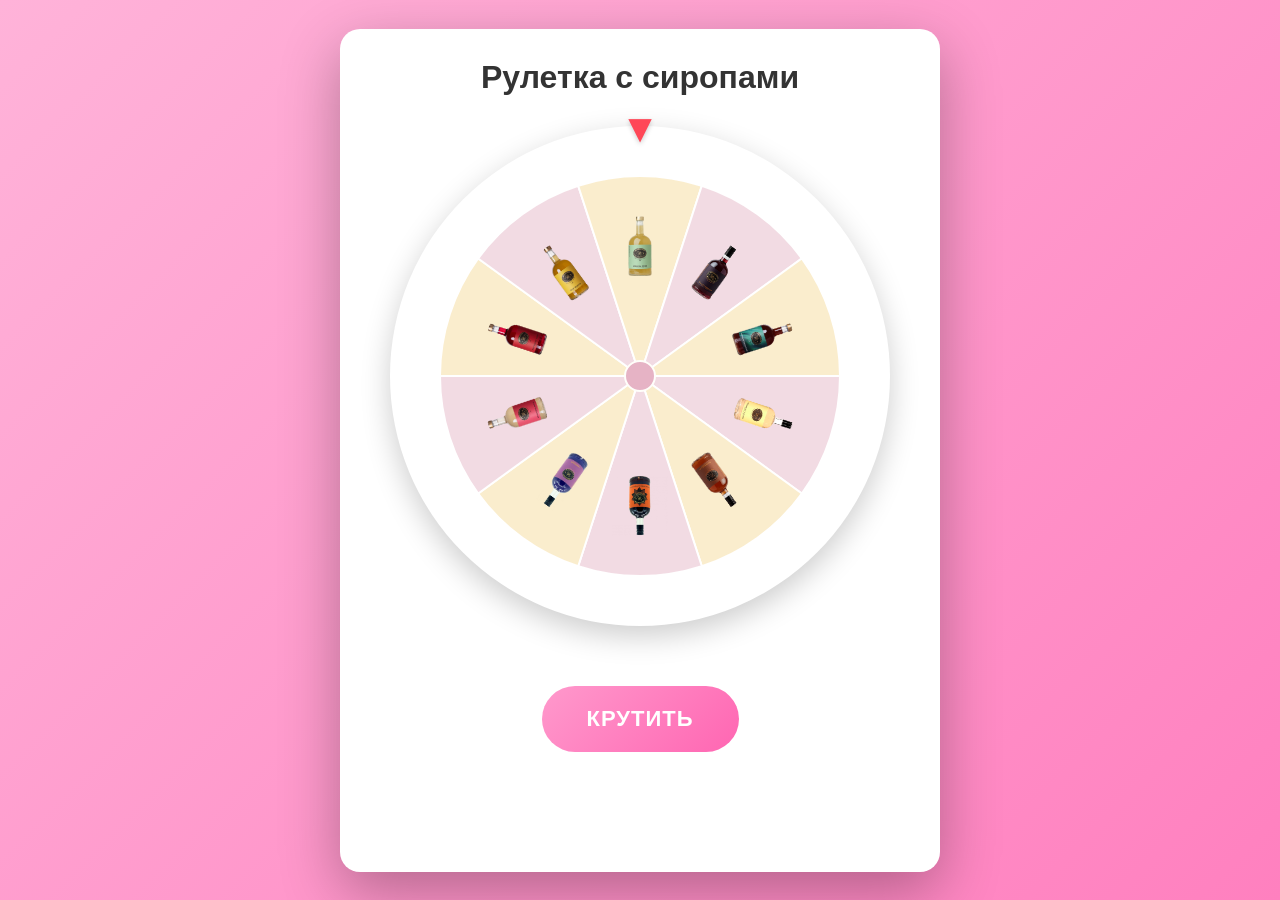
<file: index.html>
<!DOCTYPE html>
<html lang="ru">
<head>
    <meta charset="UTF-8">
    <meta name="viewport" content="width=device-width, initial-scale=1.0, user-scalable=no">
    <title>Рулетка с сиропами</title>
    <link rel="stylesheet" href="style.css">
</head>
<body>
    <div class="container">
        <h1>Рулетка с сиропами</h1>
        
        <div class="wheel-container">
            <canvas id="wheel" width="500" height="500"></canvas>
            <div class="pointer">▼</div>
        </div>
        
        <button id="spinBtn" class="spin-btn">КРУТИТЬ</button>
        
        <div id="result" class="result"></div>
    </div>

    <script src="https://telegram.org/js/telegram-web-app.js"></script>
    <script src="script.js"></script>
</body>
</html>
</file>
<file: style.css>
* {
    margin: 0;
    padding: 0;
    box-sizing: border-box;
}

body {
    font-family: 'Arial', sans-serif;
    background: linear-gradient(135deg, #ffb3d9 0%, #ff80bf 100%);
    min-height: 100vh;
    display: flex;
    justify-content: center;
    align-items: center;
}

.container {
    background: white;
    padding: 30px;
    border-radius: 20px;
    box-shadow: 0 20px 60px rgba(0,0,0,0.3);
    text-align: center;
    max-width: 600px;
    width: 90%;
}

h1 {
    color: #333;
    margin-bottom: 30px;
    font-size: 2em;
}

.wheel-container {
    position: relative;
    width: 500px;
    height: 500px;
    margin: 0 auto 30px;
    display: flex;
    justify-content: center;
    align-items: center;
}

#wheel {
    width: 500px;
    height: 500px;
    border-radius: 50%;
    box-shadow: 0 10px 30px rgba(0,0,0,0.2);
    display: block;
}

.pointer {
    position: absolute;
    top: -20px;
    left: 50%;
    transform: translateX(-50%);
    font-size: 40px;
    color: #ff4757;
    text-shadow: 0 2px 5px rgba(0,0,0,0.2);
    z-index: 10;
}

.spin-btn {
    background: linear-gradient(135deg, #ff99cc 0%, #ff66b2 100%);
    color: white;
    border: none;
    padding: 20px 45px;
    font-size: 22px;
    border-radius: 50px;
    cursor: pointer;
    transition: all 0.3s ease;
    margin-top: 30px;
    margin-bottom: 30px;
    font-weight: bold;
    letter-spacing: 1px;
}

.spin-btn:hover {
    transform: scale(1.05);
    box-shadow: 0 5px 20px rgba(255, 102, 178, 0.5);
}

.spin-btn:disabled {
    opacity: 0.5;
    cursor: not-allowed;
}

.result {
    font-size: 20px;
    color: #333;
    font-weight: bold;
    text-align: center;
    width: 100%;
    min-height: 60px;
    padding: 10px;
}

/* Стиль для центрирования надписи "Крутится..." */
.result.spinning {
    text-align: center;
}

@media (max-width: 600px) {
    .container {
        padding: 15px;
    }
    
    .wheel-container {
        width: 300px;
        height: 300px;
        margin: 0 auto 20px;
    }
    
    #wheel {
        width: 300px;
        height: 300px;
    }
    
    h1 {
        font-size: 1.5em;
    }
    
    .spin-btn {
        padding: 12px 30px;
        font-size: 18px;
    }
    
    .result {
        font-size: 18px;
        min-height: 50px;
    }
}
</file>
